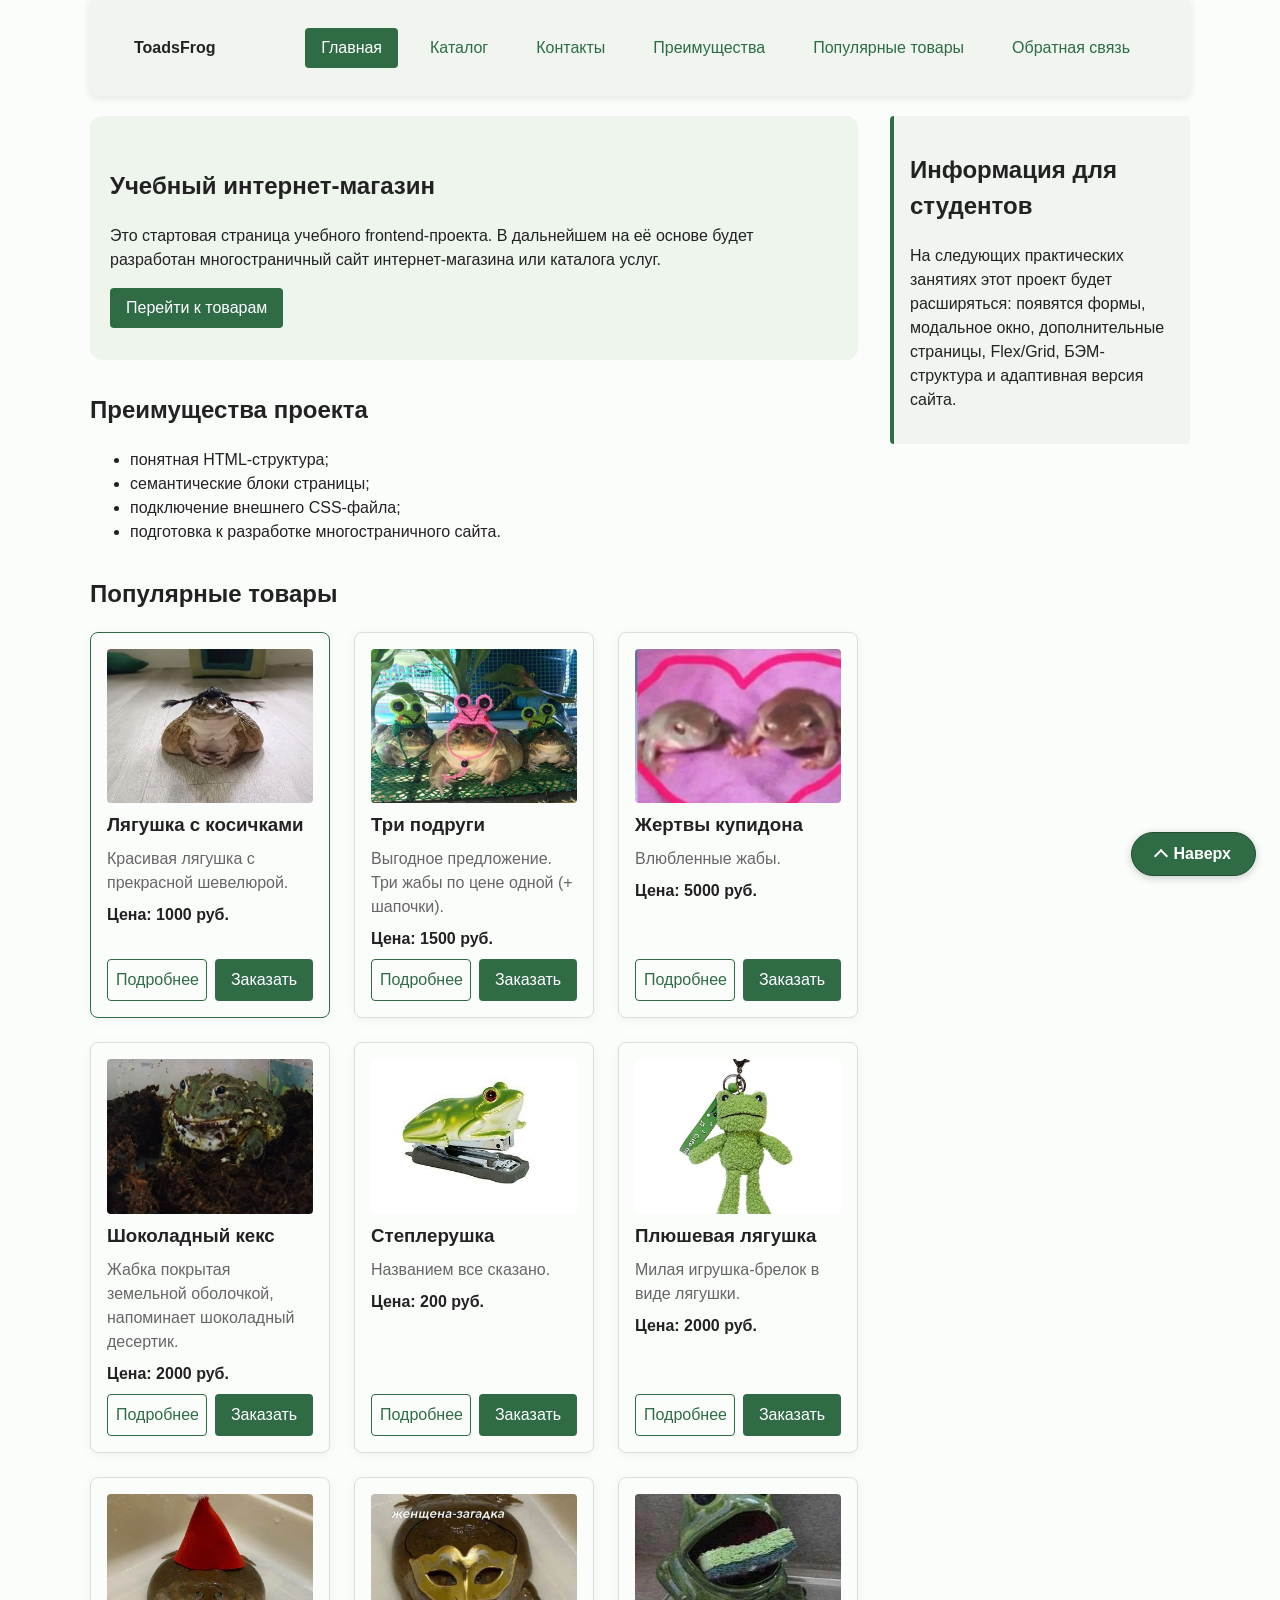
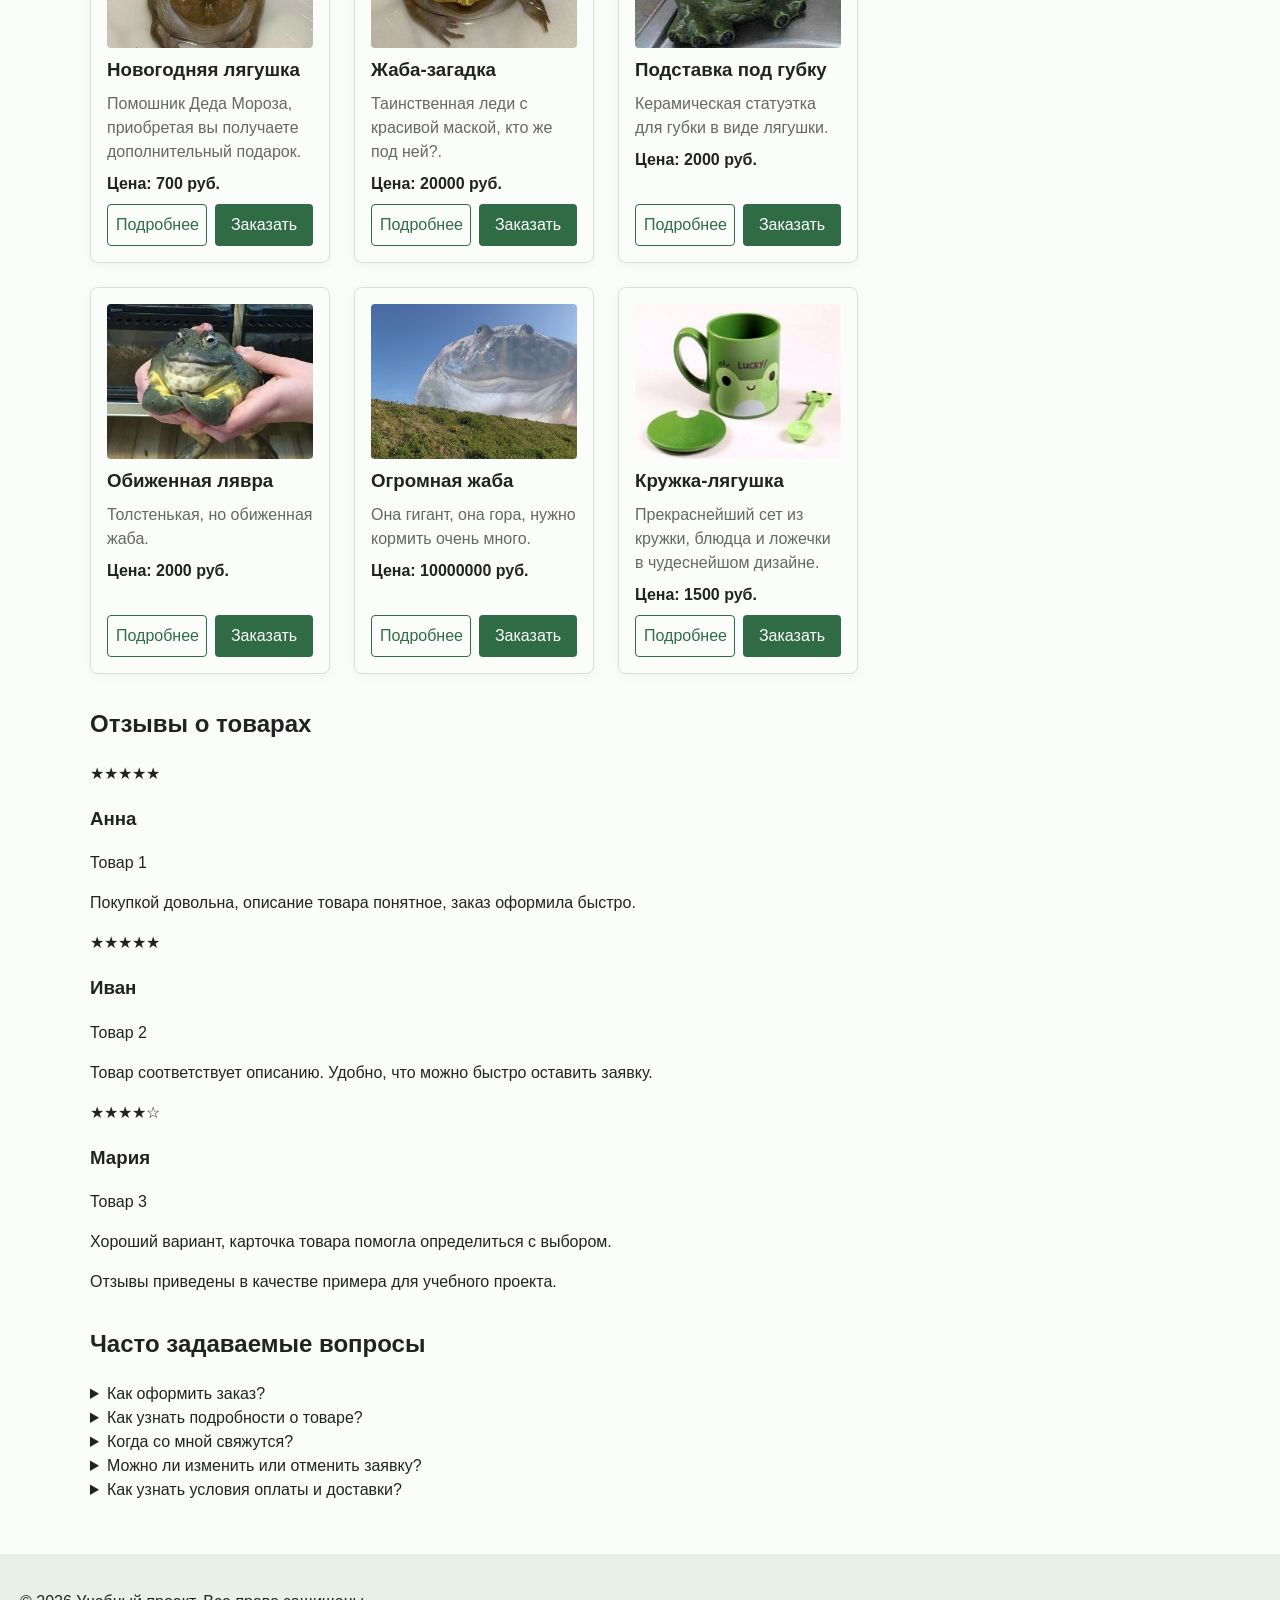
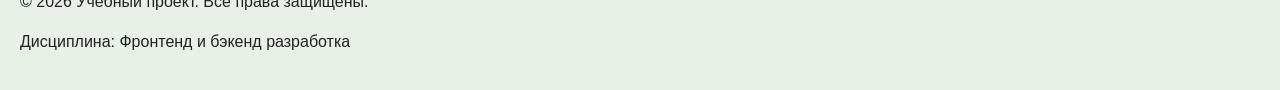
<file: index.html>
<!DOCTYPE html>
<html lang="ru">
<head>
  <meta charset="UTF-8">
  <meta name="viewport" content="width=device-width, initial-scale=1.0">
  <title>Учебный интернет-магазин</title>
  <link rel="stylesheet" href="css/style.css">
  <script src="js/products.js" defer></script>
  <script src="js/main.js" defer></script>
</head>
<body>
  <header class="site-header">
    <div class="site-header__inner">
      <a class="site-header__logo" href="index.html">ToadsFrog</a>

      <nav class="site-nav" aria-label="Основная навигация">
        <ul class="site-nav__list">
          <li class="site-nav__item"><a class="site-nav__link site-nav__link--active" href="index.html" aria-current="page">Главная</a></li>
          <li class="site-nav__item"><a class="site-nav__link" href="catalog.html">Каталог</a></li>
          <li class="site-nav__item"><a class="site-nav__link" href="contacts.html">Контакты</a></li>
          <li class="site-nav__item"><a class="site-nav__link" href="index.html#advantages">Преимущества</a></li>
          <li class="site-nav__item"><a class="site-nav__link" href="index.html#popular">Популярные товары</a></li>
          <li class="site-nav__item"><a class="site-nav__link" href="index.html#contacts">Обратная связь</a></li>
        </ul>
      </nav>

    </div>
  </header>
  <main>
    <div class="page-layout">
      <div class="main-content">
        <section class="hero">
          <h1>Учебный интернет-магазин</h1>
          <p>
            Это стартовая страница учебного frontend-проекта.
            В дальнейшем на её основе будет разработан многостраничный сайт
            интернет-магазина или каталога услуг.
          </p>
          <a class="button button--primary" href="#popular">Перейти к товарам</a>
        </section>
        <section class="section" id="advantages">
          <h2>Преимущества проекта</h2>

          <ul class="advantages-list">
            <li>понятная HTML-структура;</li>
            <li>семантические блоки страницы;</li>
            <li>подключение внешнего CSS-файла;</li>
            <li>подготовка к разработке многостраничного сайта.</li>
          </ul>
        </section>
        <section class="section" id="popular">
          <h2>Популярные товары</h2>
          <div class="products-grid">
            <article class="product-card product-card--featured">
              <h3 class="product-card__title">Товар 1</h3>
              <p class="product-card__description">Краткое описание учебного товара.</p>
              <p class="product-card__price">Цена: 1000 руб.</p>
              <button class="button button--primary product-card__button" type="button" data-product="Товар 1">
                Заказать
              </button>
            </article>

            <article class="product-card">
              <h3 class="product-card__title">Товар 2</h3>
              <p class="product-card__description">Краткое описание учебного товара.</p>
              <p class="product-card__price">Цена: 1500 руб.</p>
              <button class="button button--primary product-card__button" type="button" data-product="Товар 2">
                Заказать
              </button>
            </article>

            <article class="product-card">
              <h3 class="product-card__title">Товар 3</h3>
              <p class="product-card__description">Краткое описание учебного товара.</p>
              <p class="product-card__price">Цена: 2000 руб.</p>
              <button class="button button--primary product-card__button" type="button" data-product="Товар 3">
                Заказать
              </button>
            </article>

            <article class="product-card">
              <h3 class="product-card__title">Товар 4</h3>
              <p class="product-card__description">Краткое описание учебного товара.</p>
              <p class="product-card__price">Цена: 2000 руб.</p>
              <button class="button button--primary product-card__button" type="button" data-product="Товар 4">
                Заказать
              </button>
            </article>

            <article class="product-card">
              <h3 class="product-card__title">Товар 5</h3>
              <p class="product-card__description">Краткое описание учебного товара.</p>
              <p class="product-card__price">Цена: 2000 руб.</p>
              <button class="button button--primary product-card__button" type="button" data-product="Товар 5">
                Заказать
              </button>
            </article>

            <article class="product-card">
              <h3 class="product-card__title">Товар 6</h3>
              <p class="product-card__description">Краткое описание учебного товара.</p>
              <p class="product-card__price">Цена: 2000 руб.</p>
              <button class="button button--primary product-card__button" type="button" data-product="Товар 6">
                Заказать
              </button>
            </article>

            <article class="product-card">
              <h3 class="product-card__title">Товар 7</h3>
              <p class="product-card__description">Краткое описание учебного товара.</p>
              <p class="product-card__price">Цена: 2000 руб.</p>
              <button class="button button--primary product-card__button" type="button" data-product="Товар 7">
                Заказать
              </button>
            </article>

            <article class="product-card">
              <h3 class="product-card__title">Товар 8</h3>
              <p class="product-card__description">Краткое описание учебного товара.</p>
              <p class="product-card__price">Цена: 2000 руб.</p>
              <button class="button button--primary product-card__button" type="button" data-product="Товар 8">
                Заказать
              </button>
            </article>

            <article class="product-card">
              <h3 class="product-card__title">Товар 9</h3>
              <p class="product-card__description">Краткое описание учебного товара.</p>
              <p class="product-card__price">Цена: 2000 руб.</p>
              <button class="button button--primary product-card__button" type="button" data-product="Товар 9">
                Заказать
              </button>
            </article>

            <article class="product-card">
              <h3 class="product-card__title">Товар 10</h3>
              <p class="product-card__description">Краткое описание учебного товара.</p>
              <p class="product-card__price">Цена: 2000 руб.</p>
              <button class="button button--primary product-card__button" type="button" data-product="Товар 10">
                Заказать
              </button>
            </article>

            <article class="product-card">
              <h3 class="product-card__title">Товар 11</h3>
              <p class="product-card__description">Краткое описание учебного товара.</p>
              <p class="product-card__price">Цена: 2000 руб.</p>
              <button class="button button--primary product-card__button" type="button" data-product="Товар 11">
                Заказать
              </button>
            </article>

            <article class="product-card">
              <h3 class="product-card__title">Товар 12</h3>
              <p class="product-card__description">Краткое описание учебного товара.</p>
              <p class="product-card__price">Цена: 2000 руб.</p>
              <button class="button button--primary product-card__button" type="button" data-product="Товар 12">
                Заказать
              </button>
            </article>

          </div>
        </section>
        <section class="section" id="reviews">
          <h2>Отзывы о товарах</h2>
          <div class="reviews-grid">
            <article class="review-card">
              <p class="review-card__rating">
                <span aria-hidden="true">★★★★★</span>
                <span class="visually-hidden">Оценка: 5 из 5</span>
              </p>
              <h3 class="review-card__author">Анна</h3>
              <p class="review-card__product">Товар 1</p>
              <p class="review-card__text">Покупкой довольна, описание товара понятное, заказ оформила быстро.</p>
            </article>
            <article class="review-card">
              <p class="review-card__rating">
                <span aria-hidden="true">★★★★★</span>
                <span class="visually-hidden">Оценка: 5 из 5</span>
              </p>
              <h3 class="review-card__author">Иван</h3>
              <p class="review-card__product">Товар 2</p>
              <p class="review-card__text">Товар соответствует описанию. Удобно, что можно быстро оставить заявку.</p>
            </article>
            <article class="review-card">
              <p class="review-card__rating">
                <span aria-hidden="true">★★★★☆</span>
                <span class="visually-hidden">Оценка: 4 из 5</span>
              </p>
              <h3 class="review-card__author">Мария</h3>
              <p class="review-card__product">Товар 3</p>
              <p class="review-card__text">Хороший вариант, карточка товара помогла определиться с выбором.</p>
            </article>
          </div>
          <p class="reviews-note">Отзывы приведены в качестве примера для учебного проекта.</p>
        </section>
        <section class="section" id="faq">
          <h2>Часто задаваемые вопросы</h2>
          <div class="faq-list">
            <details class="faq-item">
              <summary class="faq-item__question">Как оформить заказ?</summary>
              <p class="faq-item__answer">
                Выберите подходящий товар и нажмите кнопку «Заказать» в его карточке. В форме укажите имя,
                контактные данные и при необходимости добавьте комментарий — например, задайте вопрос о товаре
                или уточните удобное время для связи. Перед отправкой проверьте, что данные введены без ошибок.
                После отправки заявки дождитесь ответа представителя магазина: заказ не оформляется автоматически.
              </p>
            </details>
            <details class="faq-item">
              <summary class="faq-item__question">Как узнать подробности о товаре?</summary>
              <p class="faq-item__answer">
                Нажмите «Подробнее» в карточке товара — откроется страница с описанием, фотографией и основными
                характеристиками. Сравните параметры нескольких моделей, чтобы выбрать вариант под свои задачи.
                Если нужной информации не хватает или характеристика вызывает вопросы, напишите об этом в заявке:
                представитель магазина сможет уточнить детали.
              </p>
            </details>
            <details class="faq-item">
              <summary class="faq-item__question">Когда со мной свяжутся?</summary>
              <p class="faq-item__answer">
                После отправки заявки представитель магазина свяжется с вами по указанным контактным данным,
                чтобы подтвердить выбор и обсудить дальнейшие шаги. Пожалуйста, внимательно проверьте номер телефона
                или адрес электронной почты. Если ответа нет, убедитесь, что контакты указаны верно, и отправьте
                заявку повторно с пояснением.
              </p>
            </details>
            <details class="faq-item">
              <summary class="faq-item__question">Можно ли изменить или отменить заявку?</summary>
              <p class="faq-item__answer">
                Если вы передумали или хотите выбрать другой товар, сообщите об этом представителю магазина во время
                обратной связи. Укажите имя и контакт, которые оставляли в форме, а также расскажите, что именно
                нужно изменить. Поскольку заявка сначала подтверждается сотрудником, согласовать изменения можно
                до обсуждения дальнейших условий заказа.
              </p>
            </details>
            <details class="faq-item">
              <summary class="faq-item__question">Как узнать условия оплаты и доставки?</summary>
              <p class="faq-item__answer">
                Уточните интересующие условия в комментарии к заявке или задайте вопрос представителю магазина,
                когда он свяжется с вами. Стоимость, доступные способы оплаты и варианты доставки необходимо
                подтвердить отдельно до оформления покупки. Сайт является учебным проектом, поэтому отправка формы
                служит демонстрацией заявки и сама по себе не означает оплату или покупку товара.
              </p>
            </details>
          </div>
        </section>
      </div>
      <aside class="aside-info">
        <h2>Информация для студентов</h2>
        <p>
          На следующих практических занятиях этот проект будет расширяться:
          появятся формы, модальное окно, дополнительные страницы, Flex/Grid,
          БЭМ-структура и адаптивная версия сайта.
        </p>
      </aside>
    </div>
  </main>
  <footer id="contacts">
    <p>&copy; 2026 Учебный проект. Все права защищены.</p>
    <p>Дисциплина: Фронтенд и бэкенд разработка</p>
  </footer>
  <a class="back-to-top" href="#" aria-label="Вернуться к началу страницы">Наверх</a>
  <dialog class="order-dialog" id="order-dialog" aria-labelledby="order-dialog-title">
    <h2 class="order-dialog__title" id="order-dialog-title">Оформление заявки</h2>

    <form class="order-form" id="order-form" action="#" method="post" novalidate>
      <input id="selected-product" name="selected-product" type="hidden">

      <div class="order-form__field">
        <label class="order-form__label" for="order-name">Имя</label>
        <input class="order-form__input"
          id="order-name"
          name="name"
          type="text"
          placeholder="Введите ваше имя"
          minlength="2"
          autocomplete="given-name"
          required
        >
      </div>

      <div class="order-form__field">
        <label class="order-form__label" for="order-email">E-mail</label>
        <input class="order-form__input"
          id="order-email"
          name="email"
          type="email"
          placeholder="example@mail.ru"
          autocomplete="email"
          required
        >
      </div>

      <div class="order-form__field">
        <label class="order-form__label" for="order-phone">Телефон</label>
        <input class="order-form__input"
          id="order-phone"
          name="phone"
          type="tel"
          inputmode="tel"
          placeholder="+7 (900) 000-00-00"
          pattern="^\+7 \(\d{3}\) \d{3}-\d{2}-\d{2}$"
          required
        >
        <small class="order-form__hint">Формат: +7 (900) 000-00-00</small>
      </div>

      <div class="order-form__field">
        <label class="order-form__label" for="order-date">Дата связи</label>
        <input class="order-form__input"
          id="order-date"
          name="date"
          type="date"
        >
      </div>

      <div class="order-form__field">
        <label class="order-form__label" for="order-topic">Тема заявки</label>
        <select class="order-form__select" id="order-topic" name="topic" required>
          <option value="">Выберите тему</option>
          <option value="product">Заказ товара</option>
          <option value="consultation">Консультация</option>
          <option value="delivery">Доставка</option>
        </select>
      </div>

      <div class="order-form__field">
        <label class="order-form__label" for="order-comment">Комментарий</label>
        <textarea class="order-form__textarea"
          id="order-comment"
          name="comment"
          rows="4"
          placeholder="Укажите дополнительную информацию"
        ></textarea>
      </div>

      <div class="order-form__field order-form__field--checkbox">
        <label class="order-form__label">
          <input class="order-form__input order-form__input--checkbox"
            id="order-agreement"
            name="agreement"
            type="checkbox"
            required
          >
          Я согласен на обработку данных
        </label>
      </div>

      <div class="order-form__actions">
        <button class="button button--secondary" type="button" id="close-order-dialog">Закрыть</button>
        <button class="button button--primary" type="submit">Отправить заявку</button>
      </div>
    </form>
  </dialog>

  <p class="success-message" id="success-message" hidden>
    Форма успешно отправлена!
  </p>

</body>
</html>
</file>
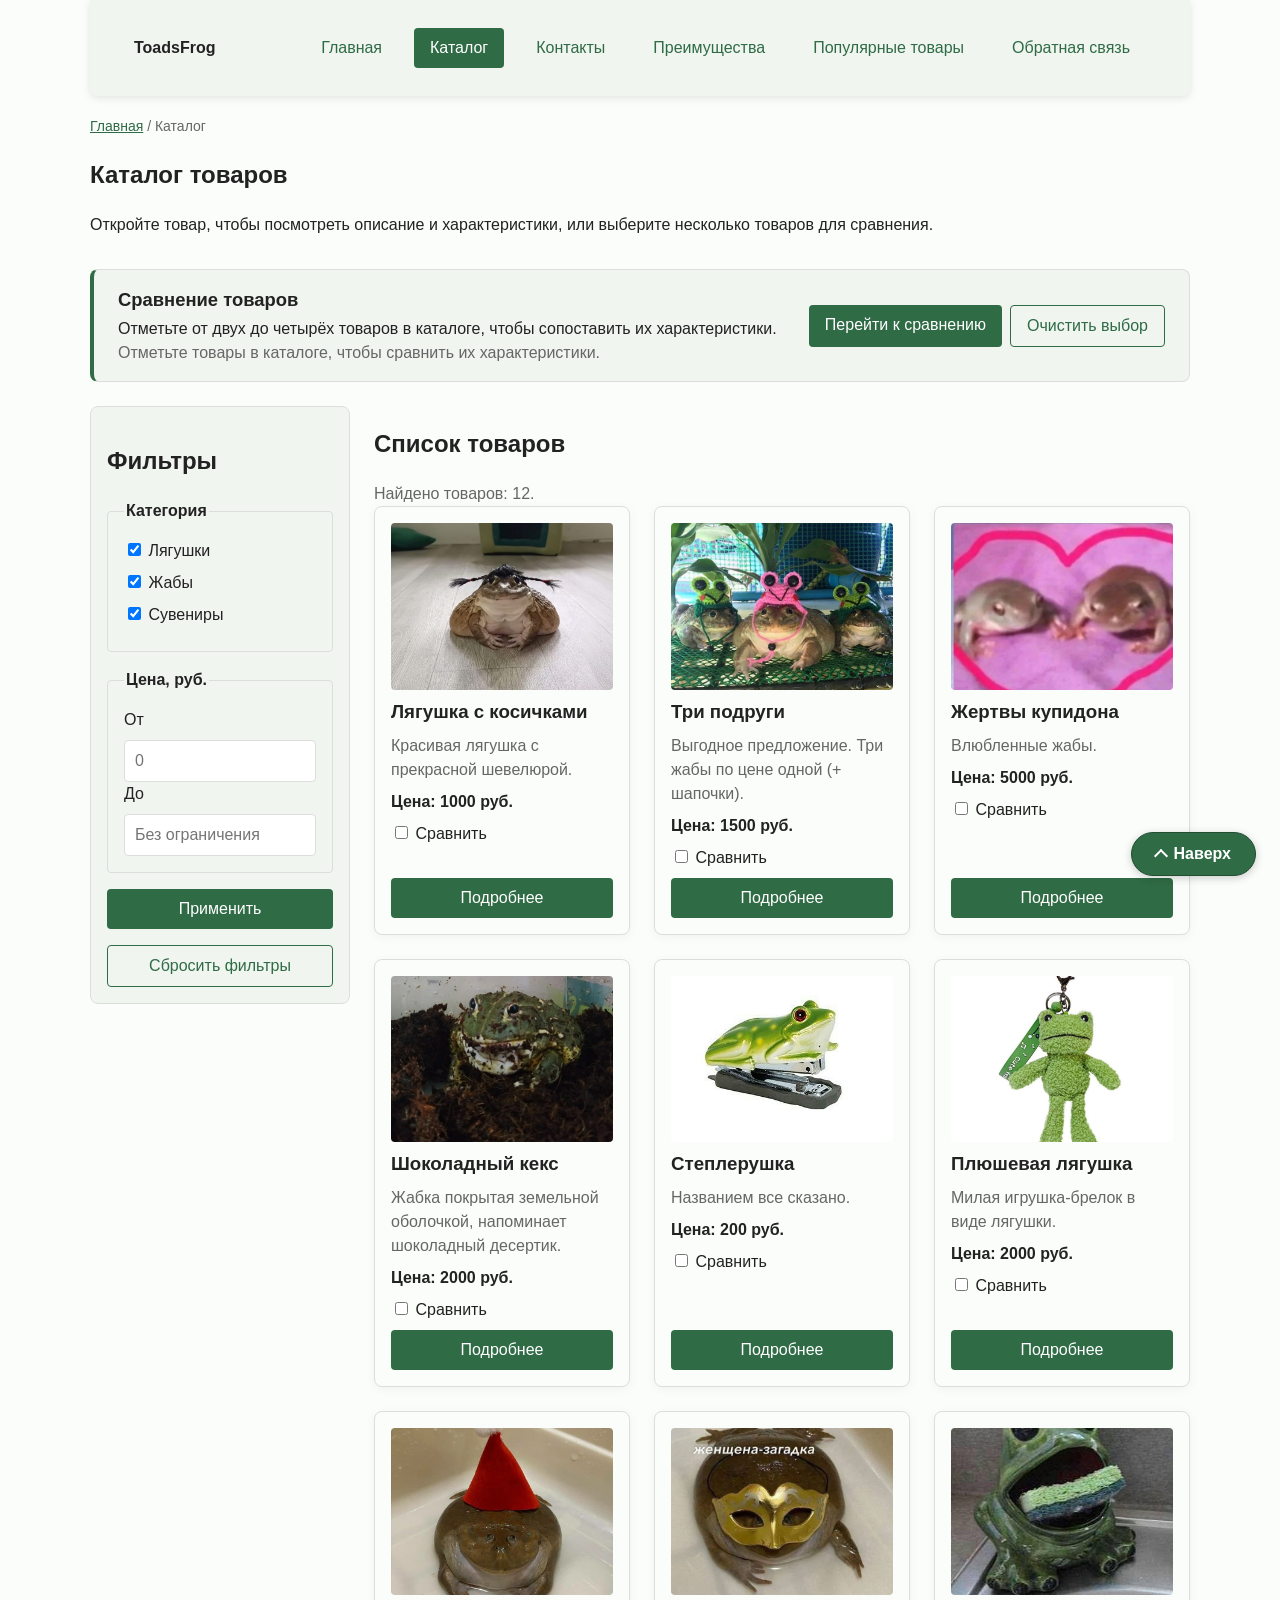
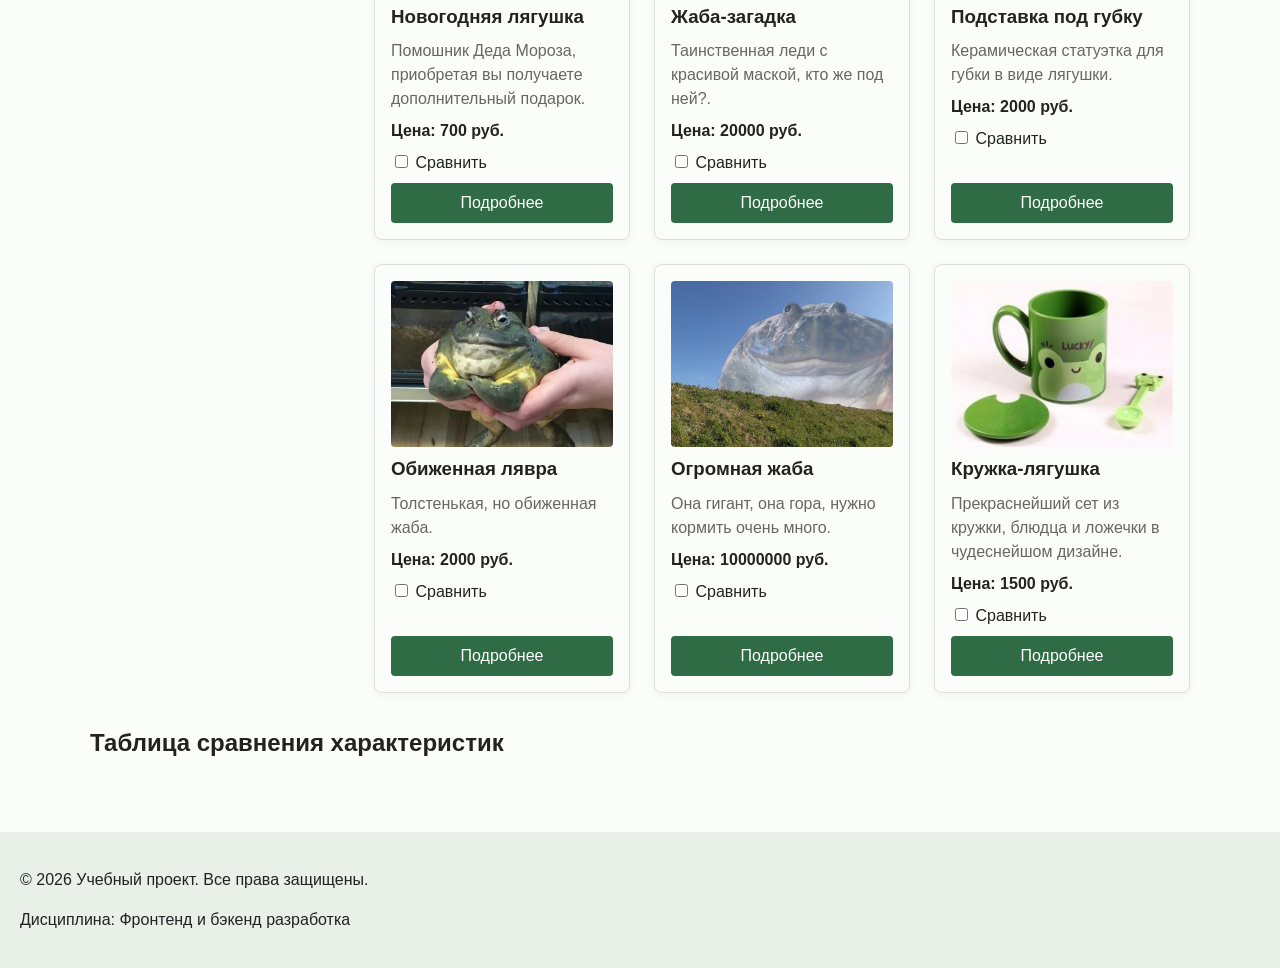
<file: catalog.html>
<!DOCTYPE html>
<html lang="ru">
<head>
  <meta charset="UTF-8">
  <meta name="viewport" content="width=device-width, initial-scale=1.0">
  <meta name="description" content="Каталог товаров с подробными карточками и сравнением характеристик.">
  <title>Каталог товаров — Учебный интернет-магазин</title>
  <link rel="stylesheet" href="css/style.css">
  <script src="js/products.js" defer></script>
  <script src="js/catalog.js" defer></script>
</head>
<body>
  <header class="site-header">
    <div class="site-header__inner">
      <a class="site-header__logo" href="index.html">ToadsFrog</a>
      <nav class="site-nav" aria-label="Основная навигация">
        <ul class="site-nav__list">
          <li class="site-nav__item"><a class="site-nav__link" href="index.html">Главная</a></li>
          <li class="site-nav__item"><a class="site-nav__link site-nav__link--active" href="catalog.html" aria-current="page">Каталог</a></li>
          <li class="site-nav__item"><a class="site-nav__link" href="contacts.html">Контакты</a></li>
          <li class="site-nav__item"><a class="site-nav__link" href="index.html#advantages">Преимущества</a></li>
          <li class="site-nav__item"><a class="site-nav__link" href="index.html#popular">Популярные товары</a></li>
          <li class="site-nav__item"><a class="site-nav__link" href="index.html#contacts">Обратная связь</a></li>
        </ul>
      </nav>
    </div>
  </header>

  <main>
    <nav class="breadcrumbs" aria-label="Хлебные крошки">
      <a class="breadcrumbs__link" href="index.html">Главная</a>
      <span class="breadcrumbs__current">Каталог</span>
    </nav>

    <section class="section">
      <h1>Каталог товаров</h1>
      <p>Откройте товар, чтобы посмотреть описание и характеристики, или выберите несколько товаров для сравнения.</p>
    </section>

    <section class="catalog-compare-guide" aria-labelledby="compare-guide-title">
      <div>
        <h2 id="compare-guide-title">Сравнение товаров</h2>
        <p>Отметьте от двух до четырёх товаров в каталоге, чтобы сопоставить их характеристики.</p>
        <p id="comparison-message" class="catalog-compare__message" aria-live="polite">
          Отметьте товары в каталоге, чтобы сравнить их характеристики.
        </p>
      </div>
      <div class="catalog-compare-guide__actions">
        <a class="button button--primary" href="#comparison">Перейти к сравнению</a>
        <button class="button button--secondary" id="compare-clear" type="button">Очистить выбор</button>
      </div>
    </section>

    <section class="catalog-layout" aria-labelledby="catalog-title">
      <aside class="catalog-filters">
        <h2>Фильтры</h2>
        <form class="filters-form" id="filters-form">
          <fieldset>
            <legend>Категория</legend>
            <div id="category-filters"></div>
          </fieldset>
          <fieldset>
            <legend>Цена, руб.</legend>
            <label for="price-from">От</label>
            <input id="price-from" name="price-from" type="number" min="0" placeholder="0">
            <label for="price-to">До</label>
            <input id="price-to" name="price-to" type="number" min="0" placeholder="Без ограничения">
          </fieldset>
          <button class="button button--primary" type="submit">Применить</button>
          <button class="button button--secondary" id="filters-clear" type="button">Сбросить фильтры</button>
        </form>
      </aside>

      <section class="catalog-products">
        <h2 id="catalog-title">Список товаров</h2>
        <p id="filter-results" class="catalog-compare__message" aria-live="polite"></p>
        <div class="products-grid" id="products-grid"></div>
      </section>
    </section>

    <section class="catalog-compare" id="comparison" aria-labelledby="comparison-title">
      <h2 id="comparison-title">Таблица сравнения характеристик</h2>
      <div class="comparison-table-wrap">
        <table class="comparison-table" id="comparison-table" hidden>
          <caption class="visually-hidden">Сравнение выбранных товаров</caption>
        </table>
      </div>
    </section>
  </main>

  <footer>
    <p>&copy; 2026 Учебный проект. Все права защищены.</p>
    <p>Дисциплина: Фронтенд и бэкенд разработка</p>
  </footer>
  <a class="back-to-top" href="#" aria-label="Вернуться к началу страницы">Наверх</a>
</body>
</html>
</file>
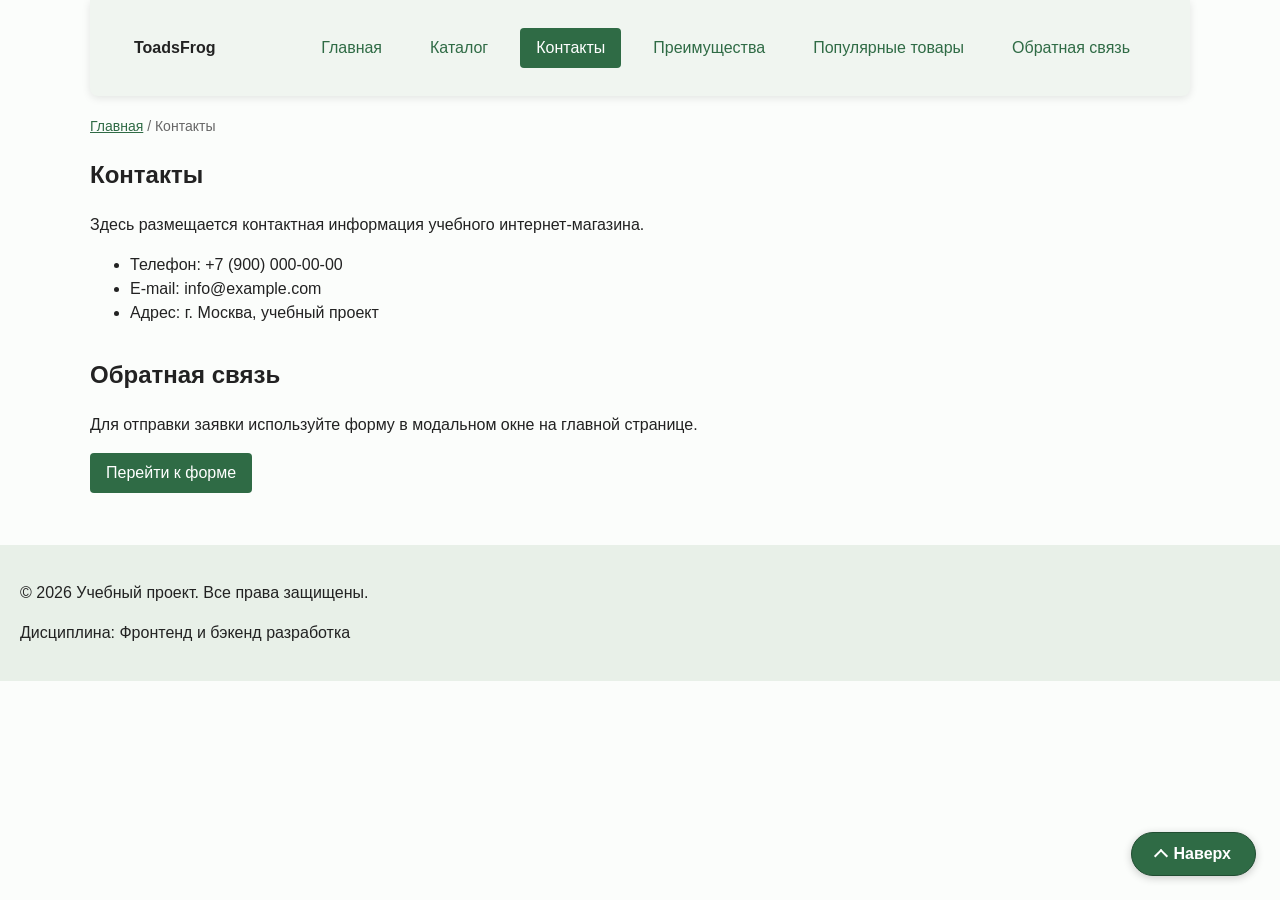
<file: contacts.html>
<!DOCTYPE html>
<html lang="ru">
<head>
  <meta charset="UTF-8">
  <meta name="viewport" content="width=device-width, initial-scale=1.0">
  <meta name="description" content="Контактная информация учебного интернет-магазина.">
  <title>Контакты — Учебный интернет-магазин</title>
  <link rel="stylesheet" href="css/style.css">
</head>
<body>
  <header class="site-header">
    <div class="site-header__inner">
      <a class="site-header__logo" href="index.html">ToadsFrog</a>

      <nav class="site-nav" aria-label="Основная навигация">
        <ul class="site-nav__list">
          <li class="site-nav__item"><a class="site-nav__link" href="index.html">Главная</a></li>
          <li class="site-nav__item"><a class="site-nav__link" href="catalog.html">Каталог</a></li>
          <li class="site-nav__item"><a class="site-nav__link site-nav__link--active" href="contacts.html" aria-current="page">Контакты</a></li>
          <li class="site-nav__item"><a class="site-nav__link" href="index.html#advantages">Преимущества</a></li>
          <li class="site-nav__item"><a class="site-nav__link" href="index.html#popular">Популярные товары</a></li>
          <li class="site-nav__item"><a class="site-nav__link" href="index.html#contacts">Обратная связь</a></li>
        </ul>
      </nav>
    </div>
  </header>

  <main>
    <nav class="breadcrumbs" aria-label="Хлебные крошки">
      <a class="breadcrumbs__link" href="index.html">Главная</a>
      <span class="breadcrumbs__current">Контакты</span>
    </nav>

    <section class="section">
      <h1>Контакты</h1>
      <p>
        Здесь размещается контактная информация учебного интернет-магазина.
      </p>

      <ul>
        <li>Телефон: +7 (900) 000-00-00</li>
        <li>E-mail: info@example.com</li>
        <li>Адрес: г. Москва, учебный проект</li>
      </ul>
    </section>

    <section class="section" id="feedback">
      <h2>Обратная связь</h2>
      <p>
        Для отправки заявки используйте форму в модальном окне на главной странице.
      </p>
      <a class="button button--primary" href="index.html#contacts">Перейти к форме</a>
    </section>
  </main>

  <footer>
    <p>&copy; 2026 Учебный проект. Все права защищены.</p>
    <p>Дисциплина: Фронтенд и бэкенд разработка</p>
  </footer>
  <a class="back-to-top" href="#" aria-label="Вернуться к началу страницы">Наверх</a>
</body>
</html>
</file>
<file: css/style.css>
:root {
  --container-width: 1100px;
  --space-xs: 4px;
  --space-sm: 8px;
  --space-md: 16px;
  --space-lg: 24px;
  --space-xl: 32px;
  --color-primary: #2f6b45;
  --color-primary-dark: #214d32;
  --color-white: #ffffff;
  --color-text: #222222;
  --color-border: #dddddd;
  --color-bg: #fbfdfb;
  --color-surface: #f0f5f0;
  --color-muted: #666666;
  --color-danger: #b00020;
  --radius-sm: 4px;
  --radius-md: 8px;
  --radius-lg: 12px;
}

* {
  box-sizing: border-box;
}

html {
  scroll-behavior: smooth;
}

body {
  margin: 0;
  font-family: Arial, sans-serif;
  line-height: 1.5;
  color: var(--color-text);
  background-color: var(--color-bg);
}

header,
main,
footer {
  padding: 20px;
}

.site-header {
  width: min(calc(100% - 40px), var(--container-width));
  margin: 0 auto;
  background-color: var(--color-surface);
  position: sticky;
  top: 0;
  z-index: 1000;
  border-radius: 0 0 var(--radius-md) var(--radius-md);
  box-shadow: 0 2px 8px rgba(0, 0, 0, 0.1);
}

footer {
  background-color: #e8f0e8;
}

.site-header__inner {
  max-width: none;
  margin: 0 auto;
  padding: var(--space-sm) var(--space-lg);
  display: flex;
  justify-content: space-between;
  align-items: center;
}

.site-header__logo {
  font-weight: 700;
  text-decoration: none;
  color: var(--color-text);
}

.site-nav__list {
  display: flex;
  flex-wrap: wrap;
  justify-content: center;
  align-items: center;
  gap: var(--space-md);
  padding: 0;
  margin: 0;
  list-style: none;
}

.site-nav__item {
  margin-bottom: 0;
}

.site-nav__link {
  display: inline-block;
  padding: var(--space-sm) var(--space-md);
  color: var(--color-primary);
  text-decoration: none;
  border-radius: var(--radius-sm);
}

.site-nav__link:hover,
.site-nav__link--active {
  color: var(--color-white);
  background-color: var(--color-primary);
}

.site-nav__link:focus-visible {
  outline: 2px solid var(--color-primary);
  outline-offset: 3px;
}

.hero {
  max-width: var(--container-width);
  margin: 0 auto 32px;
  padding: 32px 20px;
  background-color: #edf5ed;
  border-radius: 12px;
}

.section {
  max-width: var(--container-width);
  margin: 0 auto 32px;
}

.section h2 {
  margin-top: 0;
}

.product-card {
  display: flex;
  flex-direction: column;
  gap: var(--space-sm);
  margin-bottom: 0;
  padding: var(--space-md);
  border: 1px solid var(--color-border);
  border-radius: var(--radius-md);
  background-color: var(--color-bg);
}

.product-card:hover,
.product-card--featured {
  border-color: var(--color-primary);
}

.product-card {
  overflow: hidden;
  box-shadow: 0 2px 10px rgba(33, 77, 50, 0.06);
}

.product-card--discount {
  border-color: var(--color-danger);
}

.product-card__title {
  margin: 0;
  color: var(--color-text);
}

.product-card__title a {
  color: inherit;
  text-decoration: none;
}

.product-card__title a:hover {
  color: var(--color-primary);
}

.product-card__image {
  display: block;
  width: 100%;
  aspect-ratio: 4 / 3;
  object-fit: cover;
  border-radius: var(--radius-sm);
  background-color: #edf5ed;
}

.product-card__description {
  margin: 0;
  color: var(--color-muted);
}

.product-card__price {
  margin: 0;
  font-weight: 700;
}

.product-card--discount .product-card__price {
  color: var(--color-danger);
}

.button {
  display: inline-block;
  padding: var(--space-sm) var(--space-md);
  border: none;
  border-radius: var(--radius-sm);
  font: inherit;
  text-decoration: none;
  cursor: pointer;
}

.button--primary {
  color: var(--color-white);
  background-color: var(--color-primary);
}

.button--primary:hover {
  background-color: var(--color-primary-dark);
}

.button--secondary {
  color: var(--color-primary);
  background-color: transparent;
  border: 1px solid var(--color-primary);
}

.button--secondary:hover {
  color: var(--color-white);
  background-color: var(--color-primary);
}

.button:focus-visible {
  outline: 2px solid var(--color-primary);
  outline-offset: 3px;
}

.button:disabled,
.button--disabled {
  opacity: 0.6;
  cursor: not-allowed;
}

.aside-info {
  padding: 16px;
  border-left: 4px solid var(--color-primary);
  background-color: var(--color-surface);
  border-radius: 4px;
}

:target {
  outline: 2px dashed var(--color-primary);
  outline-offset: 4px;
}


/* 
Хлебные крошки :3 
*/

.breadcrumbs {
  max-width: var(--container-width);
  margin: 0 auto var(--space-md);
  font-size: 14px;
  color: var(--color-muted);
}

.breadcrumbs__link {
  color: var(--color-primary);
}

.breadcrumbs__current::before {
  content: " / ";
  color: var(--color-muted);
}


/*
  Модальное окно.
  Элемент dialog сам умеет открываться поверх страницы.
*/
.order-dialog {
  width: min(100% - 32px, 560px);
  padding: var(--space-lg);
  border: none;
  border-radius: var(--radius-lg);
}

.order-dialog::backdrop {
  background-color: rgba(0, 0, 0, 0.5);
}

.order-dialog__title {
  margin-top: 0;
}

.order-form__field {
  margin-bottom: var(--space-md);
}

.order-form__label {
  display: block;
  margin-bottom: var(--space-xs);
}

.order-form__input,
.order-form__select,
.order-form__textarea {
  width: 100%;
  padding: 10px 12px;
  border: 1px solid var(--color-border);
  border-radius: var(--radius-sm);
  font: inherit;
}

.order-form__input:hover,
.order-form__select:hover,
.order-form__textarea:hover {
  border-color: var(--color-primary);
}

.order-form__input:focus-visible,
.order-form__select:focus-visible,
.order-form__textarea:focus-visible {
  outline: 2px solid var(--color-primary);
  outline-offset: 3px;
}

.order-form__input--checkbox {
  width: auto;
}

.order-form__hint {
  display: block;
  margin-top: var(--space-xs);
  color: var(--color-muted);
}

[aria-invalid="true"] {
  border-color: var(--color-danger);
}

.order-form__actions {
  display: flex;
  justify-content: flex-end;
  gap: var(--space-md);
  margin-top: var(--space-lg);
}

/*
  Сообщение об успешной отправке.
*/
.success-message {
  max-width: var(--container-width);
  margin: 24px auto;
  padding: 16px;
  border-left: 4px solid #168a2f;
  background-color: #eefaf0;
}

/* ==========================================================================
   Grid
   ========================================================================== */

.page-layout {
  max-width: var(--container-width);
  margin: 0 auto;
  display: grid;
  grid-template-columns: 1fr 300px;
  gap: 32px;
  align-items: start;
}

.products-grid {
  display: grid;
  grid-template-columns: repeat(3, 1fr);
  gap: var(--space-lg);
}

.product-card__button {
  align-self: stretch;
}

.product-card__actions {
  display: flex;
  flex-wrap: nowrap;
  gap: var(--space-sm);
  margin-top: auto;
}

.product-card__actions > .button {
  flex: 1 1 0;
  min-width: 0;
  padding-right: var(--space-sm);
  padding-left: var(--space-sm);
  text-align: center;
  white-space: nowrap;
}

.catalog-layout {
  max-width: var(--container-width);
  margin: 0 auto var(--space-xl);
  display: grid;
  grid-template-columns: 260px 1fr;
  grid-template-areas: "filters products";
  gap: var(--space-lg);
  align-items: start;
}

.catalog-filters {
  grid-area: filters;
  position: sticky;
  top: 160px;
  align-self: start;
  max-height: calc(100vh - 180px);
  overflow-y: auto;
  padding: var(--space-md);
  border: 1px solid var(--color-border);
  border-radius: var(--radius-md);
  background-color: var(--color-surface);
}

.catalog-products {
  grid-area: products;
  min-width: 0;
}

.filters-form {
  display: grid;
  gap: var(--space-md);
}

.catalog-compare-guide {
  max-width: var(--container-width);
  margin: 0 auto var(--space-lg);
  padding: var(--space-md) var(--space-lg);
  display: flex;
  justify-content: space-between;
  align-items: center;
  gap: var(--space-lg);
  border: 1px solid var(--color-border);
  border-left: 4px solid var(--color-primary);
  border-radius: var(--radius-md);
  background-color: var(--color-surface);
}

.catalog-compare-guide h2,
.catalog-compare-guide p {
  margin: 0;
}

.catalog-compare-guide h2 {
  margin-bottom: var(--space-xs);
  font-size: 1.15rem;
}

.catalog-compare-guide__actions {
  display: flex;
  flex-shrink: 0;
  flex-wrap: wrap;
  gap: var(--space-sm);
}

.filters-form fieldset {
  margin: 0;
  padding: var(--space-md);
  border: 1px solid var(--color-border);
  border-radius: var(--radius-sm);
}

.filters-form legend {
  font-weight: 700;
}

.filters-form label {
  display: block;
  margin-bottom: var(--space-sm);
}

.filters-form input[type="number"] {
  width: 100%;
  padding: 8px 10px;
  border: 1px solid var(--color-border);
  border-radius: var(--radius-sm);
  font: inherit;
}

.catalog-compare {
  max-width: var(--container-width);
  margin: 0 auto var(--space-xl);
  scroll-margin-top: 120px;
}

.catalog-compare__actions {
  display: flex;
  flex-wrap: wrap;
  align-items: center;
  gap: var(--space-md);
  margin-bottom: var(--space-md);
}

.catalog-compare__message {
  margin: 0;
  color: var(--color-muted);
}

.comparison-table-wrap {
  overflow-x: auto;
}

.comparison-table {
  width: 100%;
  border-collapse: collapse;
  background-color: var(--color-white);
}

.comparison-table th,
.comparison-table td {
  min-width: 140px;
  padding: var(--space-md);
  border: 1px solid var(--color-border);
  text-align: left;
}

.comparison-table thead th {
  color: var(--color-white);
  background-color: var(--color-primary);
}

.comparison-table tbody th {
  background-color: var(--color-surface);
}

.product-detail {
  max-width: var(--container-width);
  margin: 0 auto var(--space-xl);
}

.product-detail__layout {
  display: grid;
  grid-template-columns: minmax(0, 1fr) minmax(0, 1fr);
  gap: var(--space-xl);
  align-items: start;
}

.product-detail__image {
  display: block;
  width: 100%;
  max-height: 520px;
  aspect-ratio: 4 / 3;
  object-fit: cover;
  border-radius: var(--radius-lg);
  background-color: #edf5ed;
}

.product-detail__price {
  color: var(--color-primary-dark);
  font-size: 1.5rem;
  font-weight: 700;
}

.product-detail__order-button {
  padding: 12px var(--space-lg);
  font-weight: 700;
  margin-top: var(--space-sm);
}

.product-specs {
  width: 100%;
  border-collapse: collapse;
}

.product-specs th,
.product-specs td {
  padding: var(--space-sm) var(--space-md);
  border-bottom: 1px solid var(--color-border);
  text-align: left;
}

.product-specs th {
  width: 42%;
  color: var(--color-muted);
  font-weight: 400;
}

.visually-hidden {
  position: absolute;
  width: 1px;
  height: 1px;
  padding: 0;
  margin: -1px;
  overflow: hidden;
  clip: rect(0, 0, 0, 0);
  white-space: nowrap;
  border: 0;
}

.back-to-top {
  position: fixed;
  right: var(--space-lg);
  bottom: var(--space-lg);
  z-index: 1001;
  display: inline-flex;
  align-items: center;
  gap: var(--space-sm);
  min-height: 44px;
  padding: var(--space-sm) var(--space-lg);
  border: 1px solid var(--color-primary-dark);
  border-radius: 999px;
  color: var(--color-white);
  background-color: var(--color-primary);
  font-weight: 700;
  text-decoration: none;
  box-shadow: 0 2px 8px rgba(0, 0, 0, 0.2);
  transition: background-color 0.2s ease, box-shadow 0.2s ease, transform 0.2s ease;
}

.back-to-top::before {
  width: 8px;
  height: 8px;
  border-top: 2px solid currentColor;
  border-left: 2px solid currentColor;
  content: "";
  transform: translateY(2px) rotate(45deg);
}

.back-to-top:hover {
  background-color: var(--color-primary-dark);
  box-shadow: 0 4px 12px rgba(0, 0, 0, 0.25);
  transform: translateY(-2px);
}

.back-to-top:focus-visible {
  outline: 2px solid var(--color-primary);
  outline-offset: 3px;
}

@media (max-width: 760px) {
  .site-header {
    width: calc(100% - 24px);
  }

  .site-header__inner {
    flex-direction: column;
    gap: var(--space-sm);
  }

  .catalog-compare-guide {
    align-items: flex-start;
    flex-direction: column;
  }

  .catalog-layout {
    grid-template-columns: 1fr;
    grid-template-areas:
      "filters"
      "products";
  }

  .product-detail__layout {
    grid-template-columns: 1fr;
  }

  .products-grid {
    grid-template-columns: repeat(2, minmax(0, 1fr));
  }

  .catalog-filters {
    position: static;
    max-height: none;
    overflow-y: visible;
  }
}

@media (max-width: 480px) {
  .products-grid {
    grid-template-columns: 1fr;
  }

  .back-to-top {
    right: var(--space-md);
    bottom: var(--space-md);
  }
}
</file>
